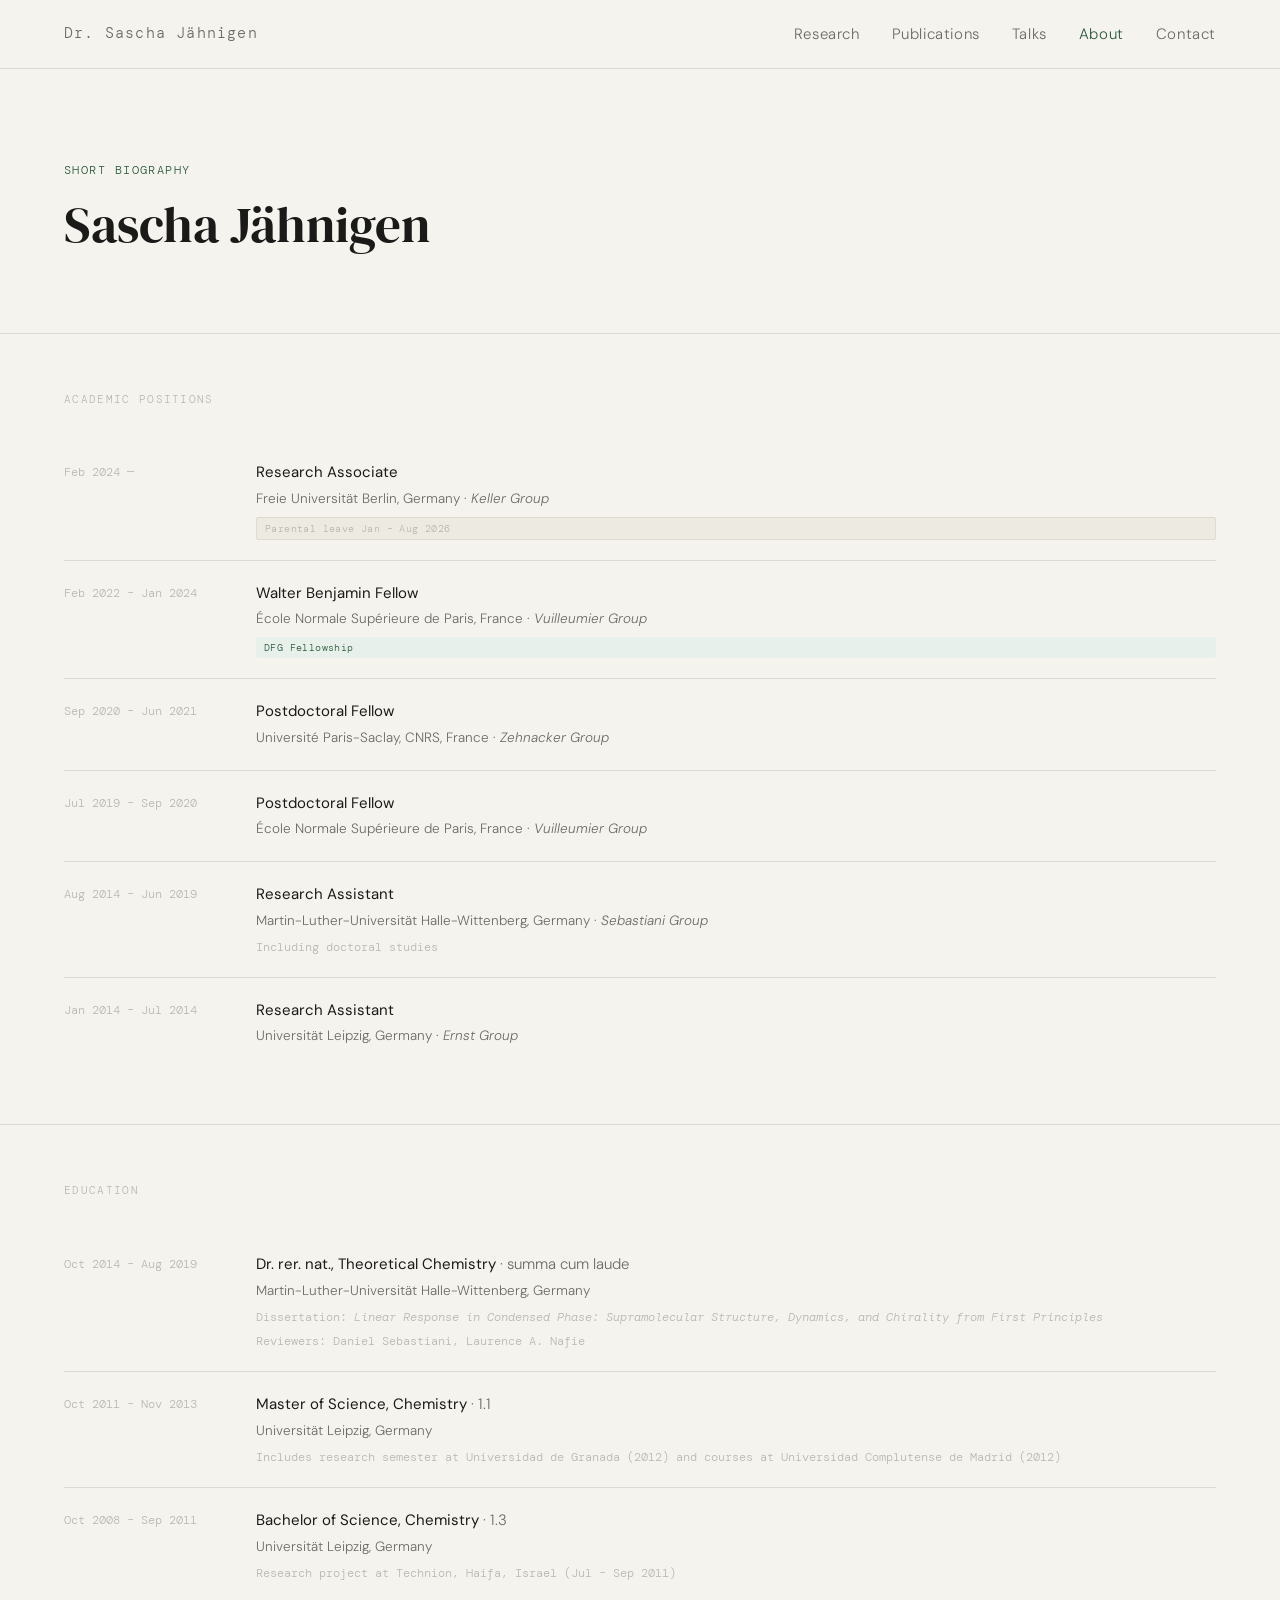
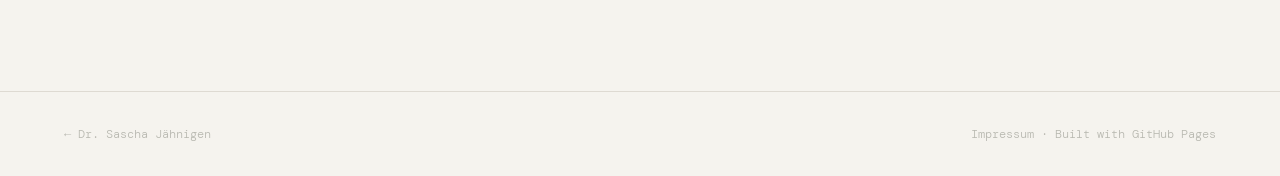
<file: about.html>
<!DOCTYPE html>
<html lang="en">
<head>
<meta charset="UTF-8">
<meta name="viewport" content="width=device-width, initial-scale=1.0">
<title>About — Dr. Sascha Jähnigen</title>
<link rel="preconnect" href="https://fonts.googleapis.com">
<link href="https://fonts.googleapis.com/css2?family=DM+Serif+Display:ital@0;1&family=DM+Mono:wght@300;400&family=DM+Sans:wght@300;400;500&display=swap" rel="stylesheet">
<link rel="stylesheet" href="style.css">
</head>
<body>

<nav>
  <a href="index.html" class="nav-name">Dr. Sascha Jähnigen</a>
  <button class="nav-burger" aria-label="Toggle menu" aria-expanded="false">
    <span></span>
    <span></span>
    <span></span>
  </button>
  <ul class="nav-links">
    <li><a href="index.html#research">Research</a></li>
    <li><a href="publications.html">Publications</a></li>
    <!-- <li><a href="index.html#projects">Projects</a></li> -->
    <li><a href="talks.html">Talks</a></li>
    <li><a href="about.html" class="active">About</a></li>
    <li><a href="index.html#contact">Contact</a></li>
  </ul>
</nav>

<!-- HEADER WITH BIO -->
<div class="page-header page-header--split">
  <div>
    <p class="page-tag">Short Biography</p>
    <h1 class="page-title">Sascha Jähnigen</h1>
  </div>
  <!-- <div> -->
    <!-- <p class="bio-text">
      I am a theoretical chemist working at the intersection of molecular simulation
      and chiroptical spectroscopy. My research focuses on chirality in condensed phase
      and solid-state systems — combining ab initio molecular dynamics with analytical
      spectroscopic theory, in particular Nuclear Velocity Perturbation Theory, to
      understand how chiral structure gives rise to measurable spectral signals.
    </p>
    <p class="bio-text" style="margin-top: 1rem;">
      After completing my doctorate at Martin-Luther-Universität Halle-Wittenberg
      (summa cum laude, 2019) I held postdoctoral positions at the École Normale
      Supérieure de Paris and Université Paris-Saclay, and a DFG Walter Benjamin
      Fellowship in Paris. I am currently a Research Associate in the
      <a href="https://www.bcp.fu-berlin.de/chemie/ag_keller" style="color:var(--accent); text-decoration:none; border-bottom:1px solid var(--accent-light);">Keller group</a>
      at Freie Universität Berlin.
    </p> -->
  <!-- </div> -->
</div>

<!-- POSITIONS -->
<div class="cv-section" id="positions">
  <p class="section-label">Academic Positions</p>
  <div class="timeline">

    <div class="tl-item">
      <span class="tl-date">Feb 2024 —</span>
      <div class="tl-body">
        <p class="tl-role">Research Associate</p>
        <p class="tl-place">Freie Universität Berlin, Germany · <em>Keller Group</em></p>
        <span class="tl-badge badge-leave">Parental leave Jan – Aug 2026</span>
      </div>
    </div>

    <div class="tl-item">
      <span class="tl-date">Feb 2022 – Jan 2024</span>
      <div class="tl-body">
        <p class="tl-role">Walter Benjamin Fellow</p>
        <p class="tl-place">École Normale Supérieure de Paris, France · <em>Vuilleumier Group</em></p>
        <span class="tl-badge badge-dfg">DFG Fellowship</span>
      </div>
    </div>

    <div class="tl-item">
      <span class="tl-date">Sep 2020 – Jun 2021</span>
      <div class="tl-body">
        <p class="tl-role">Postdoctoral Fellow</p>
        <p class="tl-place">Université Paris-Saclay, CNRS, France · <em>Zehnacker Group</em></p>
      </div>
    </div>

    <div class="tl-item">
      <span class="tl-date">Jul 2019 – Sep 2020</span>
      <div class="tl-body">
        <p class="tl-role">Postdoctoral Fellow</p>
        <p class="tl-place">École Normale Supérieure de Paris, France · <em>Vuilleumier Group</em></p>
      </div>
    </div>

    <div class="tl-item">
      <span class="tl-date">Aug 2014 – Jun 2019</span>
      <div class="tl-body">
        <p class="tl-role">Research Assistant</p>
        <p class="tl-place">Martin-Luther-Universität Halle-Wittenberg, Germany · <em>Sebastiani Group</em></p>
        <p class="tl-note">Including doctoral studies</p>
      </div>
    </div>

    <div class="tl-item">
      <span class="tl-date">Jan 2014 – Jul 2014</span>
      <div class="tl-body">
        <p class="tl-role">Research Assistant</p>
        <p class="tl-place">Universität Leipzig, Germany · <em>Ernst Group</em></p>
      </div>
    </div>

  </div>
</div>

<!-- EDUCATION -->
<div class="cv-section" id="education">
  <p class="section-label">Education</p>
  <div class="timeline">

    <div class="tl-item">
      <span class="tl-date">Oct 2014 – Aug 2019</span>
      <div class="tl-body">
        <p class="tl-role">Dr. rer. nat., Theoretical Chemistry <span style="font-weight:300; color:var(--ink-muted)">· summa cum laude</span></p>
        <p class="tl-place">Martin-Luther-Universität Halle-Wittenberg, Germany</p>
        <p class="tl-note">Dissertation: <em>Linear Response in Condensed Phase: Supramolecular Structure, Dynamics, and Chirality from First Principles</em></p>
        <p class="tl-note" style="margin-top:2px">Reviewers: Daniel Sebastiani, Laurence A. Nafie</p>
      </div>
    </div>

    <div class="tl-item">
      <span class="tl-date">Oct 2011 – Nov 2013</span>
      <div class="tl-body">
        <p class="tl-role">Master of Science, Chemistry <span style="font-weight:300; color:var(--ink-muted)">· 1.1</span></p>
        <p class="tl-place">Universität Leipzig, Germany</p>
        <p class="tl-note">Includes research semester at Universidad de Granada (2012) and courses at Universidad Complutense de Madrid (2012)</p>
      </div>
    </div>

    <div class="tl-item">
      <span class="tl-date">Oct 2008 – Sep 2011</span>
      <div class="tl-body">
        <p class="tl-role">Bachelor of Science, Chemistry <span style="font-weight:300; color:var(--ink-muted)">· 1.3</span></p>
        <p class="tl-place">Universität Leipzig, Germany</p>
        <p class="tl-note">Research project at Technion, Haifa, Israel (Jul – Sep 2011)</p>
      </div>
    </div>

  </div>
</div>



<footer>
  <span><a href="index.html" style="color:inherit; text-decoration:none;">← Dr. Sascha Jähnigen</a></span>
  <span>
    <a href="#" onclick="document.getElementById('impressum-modal').classList.add('open'); return false;" style="color: var(--ink-faint); text-decoration: none;">Impressum</a>
    · Built with GitHub Pages
  </span>
</footer>

<!-- IMPRESSUM MODAL -->
<div id="impressum-modal" class="impressum-overlay"
     onclick="if(event.target===this) this.classList.remove('open')">
  <div class="impressum-box">
    <button class="impressum-close"
            onclick="document.getElementById('impressum-modal').classList.remove('open')">
      × close
    </button>
    <h2 class="impressum-title">Impressum</h2>
    <div class="impressum-grid">
      <div>
        <!-- <p class="impressum-label">Angaben gemäß § 5 TMG</p> -->
        <p>Dr. Sascha Jähnigen</p>
        <p>Freie Universität Berlin</p>
        <p>Fachbereich Biologie, Chemie, Pharmazie</p>
        <p>Institut für Chemie und Biochemie</p>
        <p>Physikalische und Theoretische Chemie</p>
        <p>Arnimalle 22</p>
        <p>14195 Berlin</p>
        <p>Deutschland</p>
        <p style="margin-top: 1rem;">E-Mail: sascha.jaehnigen@fu-berlin.de</p>
      </div>
      <div>
        <p class="impressum-label">Haftungsausschluss</p>
        <p>Die Inhalte dieser Seite wurden mit größter Sorgfalt erstellt. Für die Richtigkeit, Vollständigkeit und Aktualität der Inhalte kann jedoch keine Gewähr übernommen werden.</p>
        <p style="margin-top: 0.75rem;">Für externe Links wird keine Haftung übernommen. Für den Inhalt der verlinkten Seiten sind ausschließlich deren Betreiber verantwortlich.</p>
      </div>
    </div>
  </div>
</div>

<script>
  document.addEventListener('keydown', e => {
    if (e.key === 'Escape') document.getElementById('impressum-modal').classList.remove('open');
  });

  // Hamburger menu
  const burger = document.querySelector('.nav-burger');
  const navEl  = document.querySelector('nav');
  if (burger) {
    burger.addEventListener('click', () => {
      const open = navEl.classList.toggle('nav-open');
      burger.setAttribute('aria-expanded', String(open));
    });
    document.querySelectorAll('.nav-links a').forEach(a => {
      a.addEventListener('click', () => {
        navEl.classList.remove('nav-open');
        burger.setAttribute('aria-expanded', 'false');
      });
    });
  }
</script>
</body>
</html>
</file>
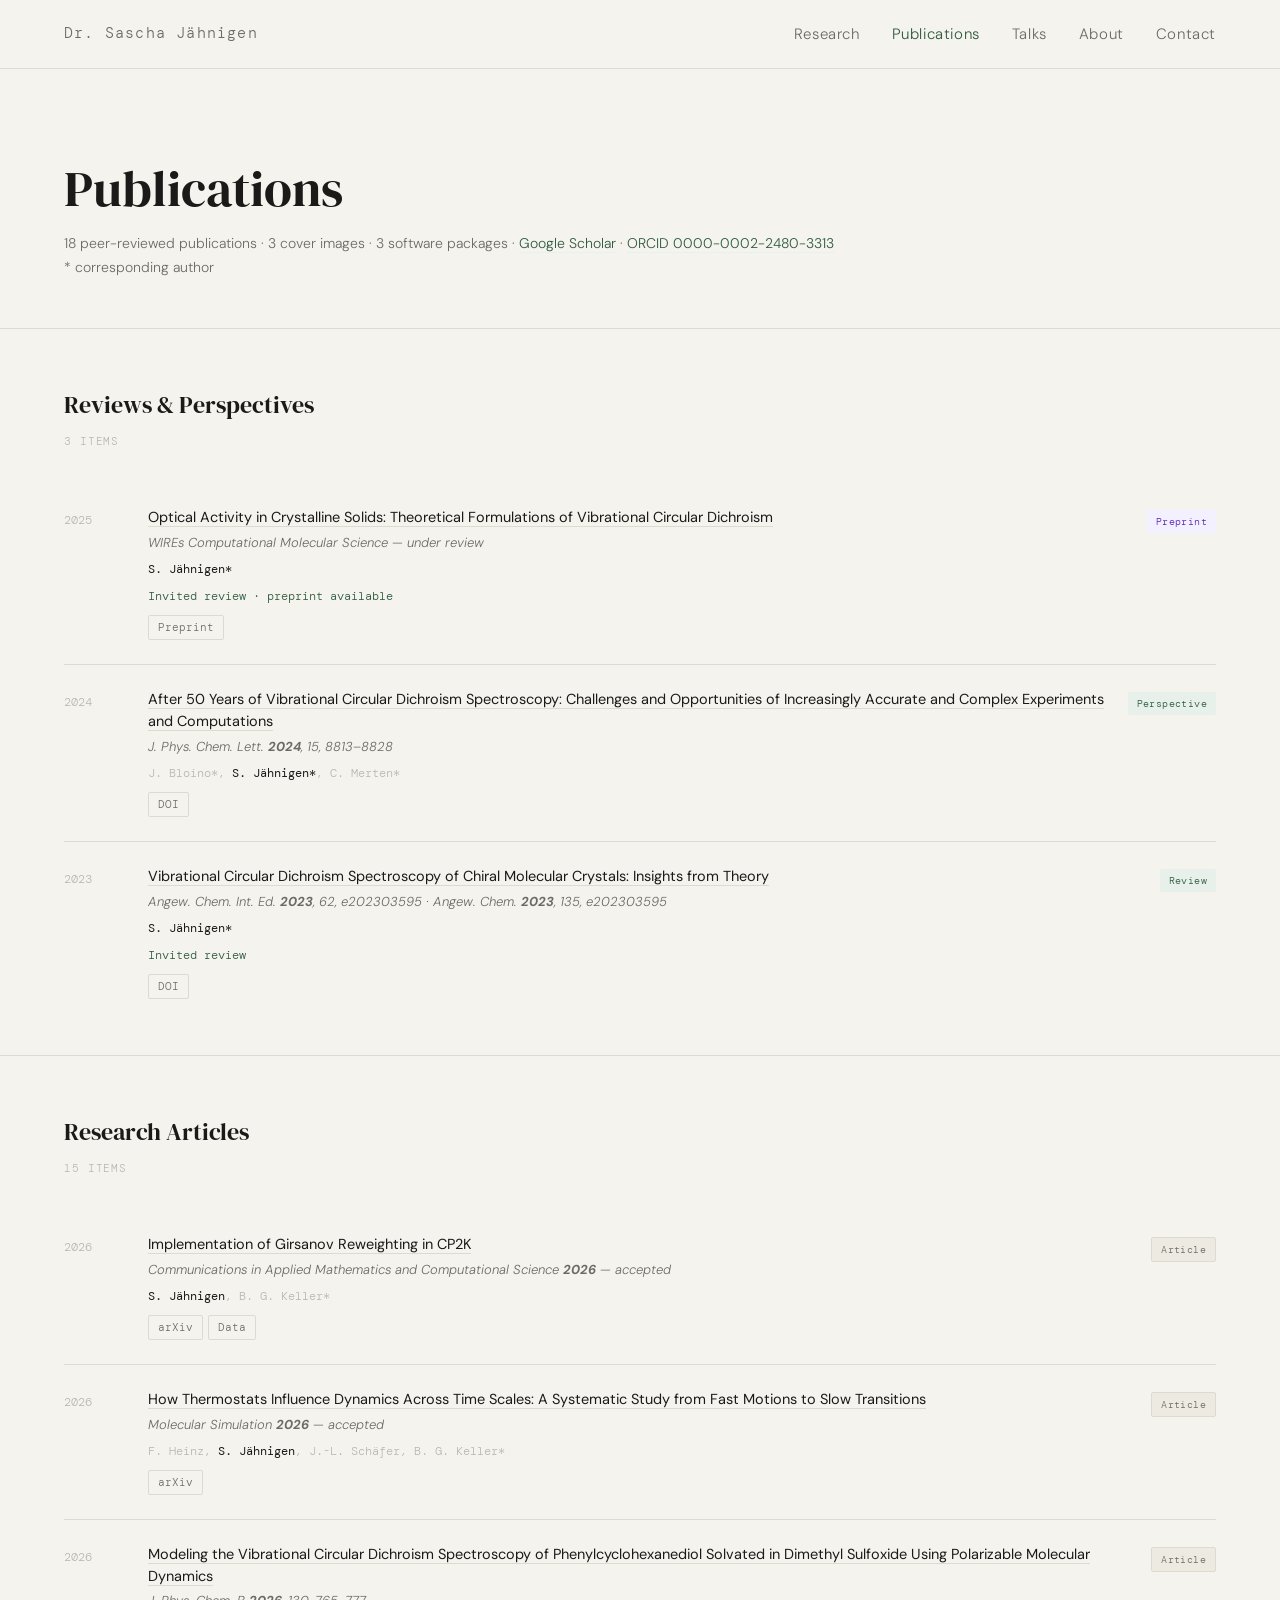
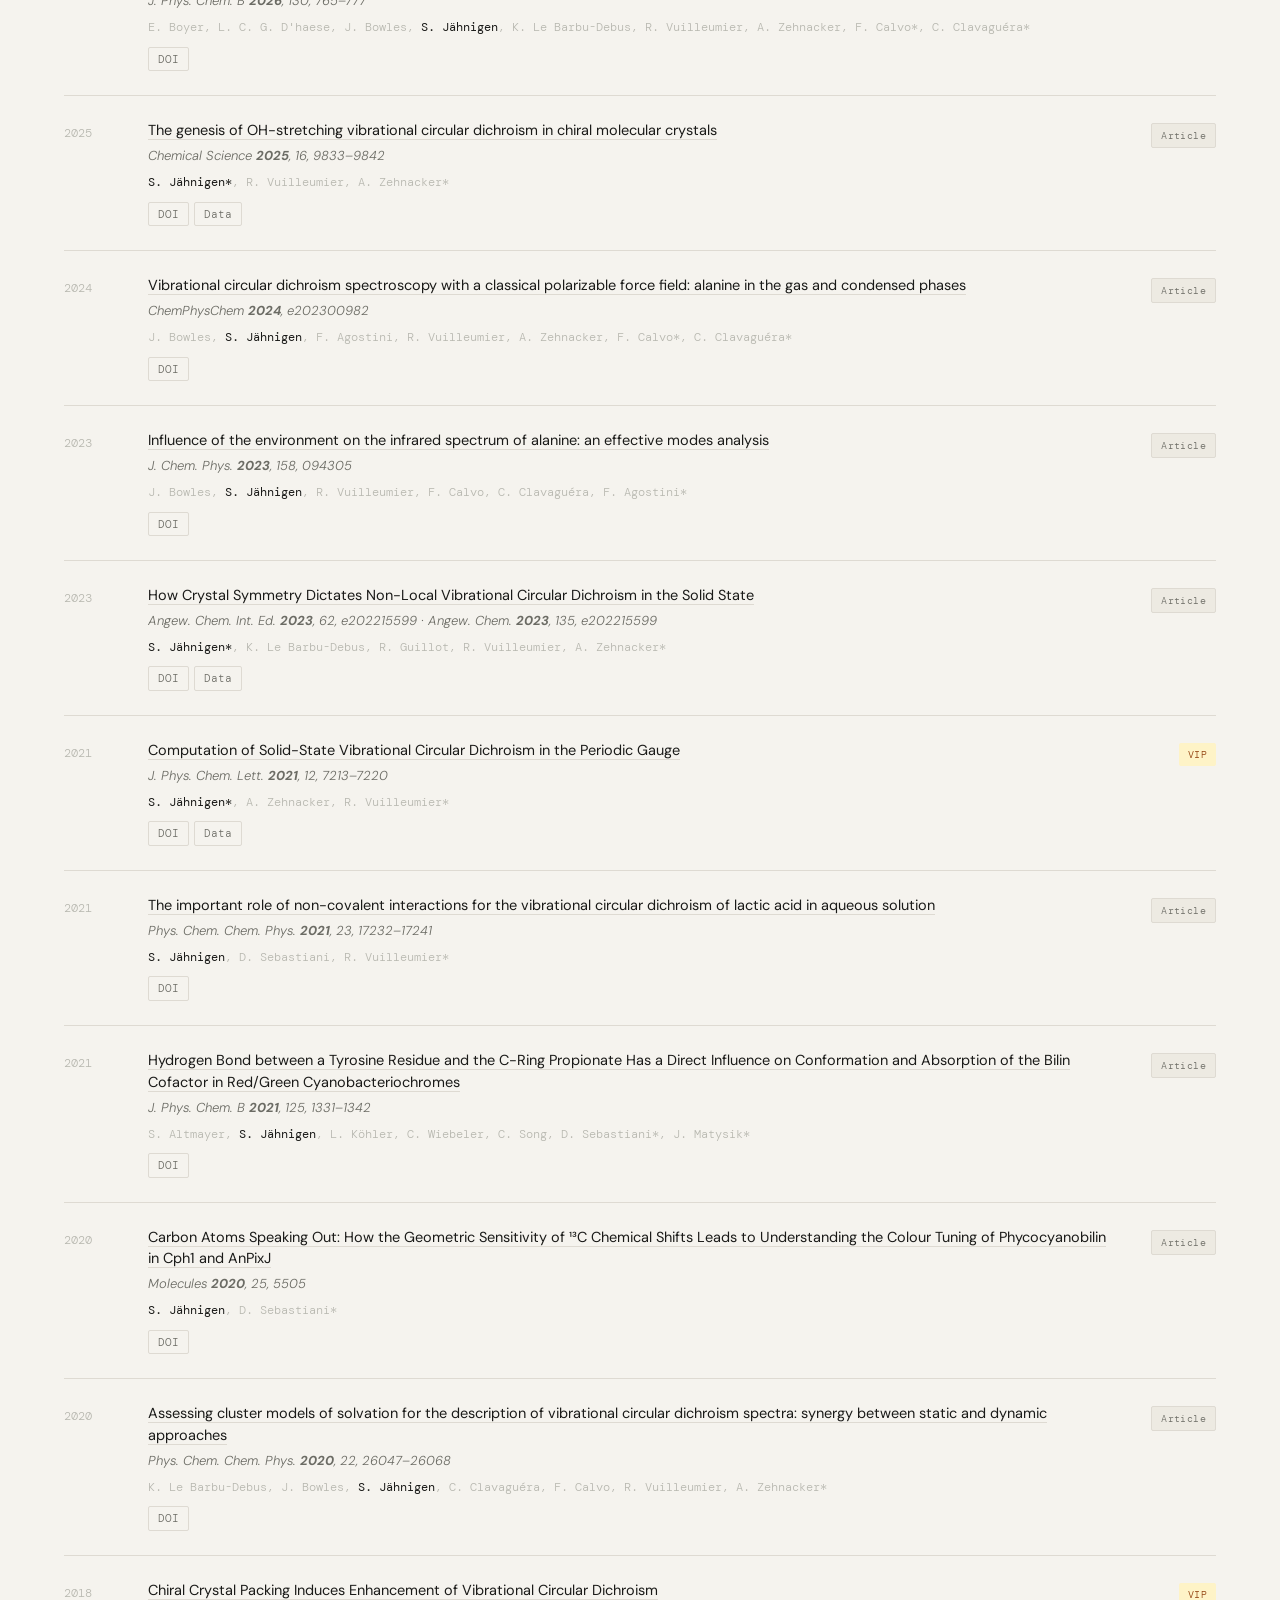
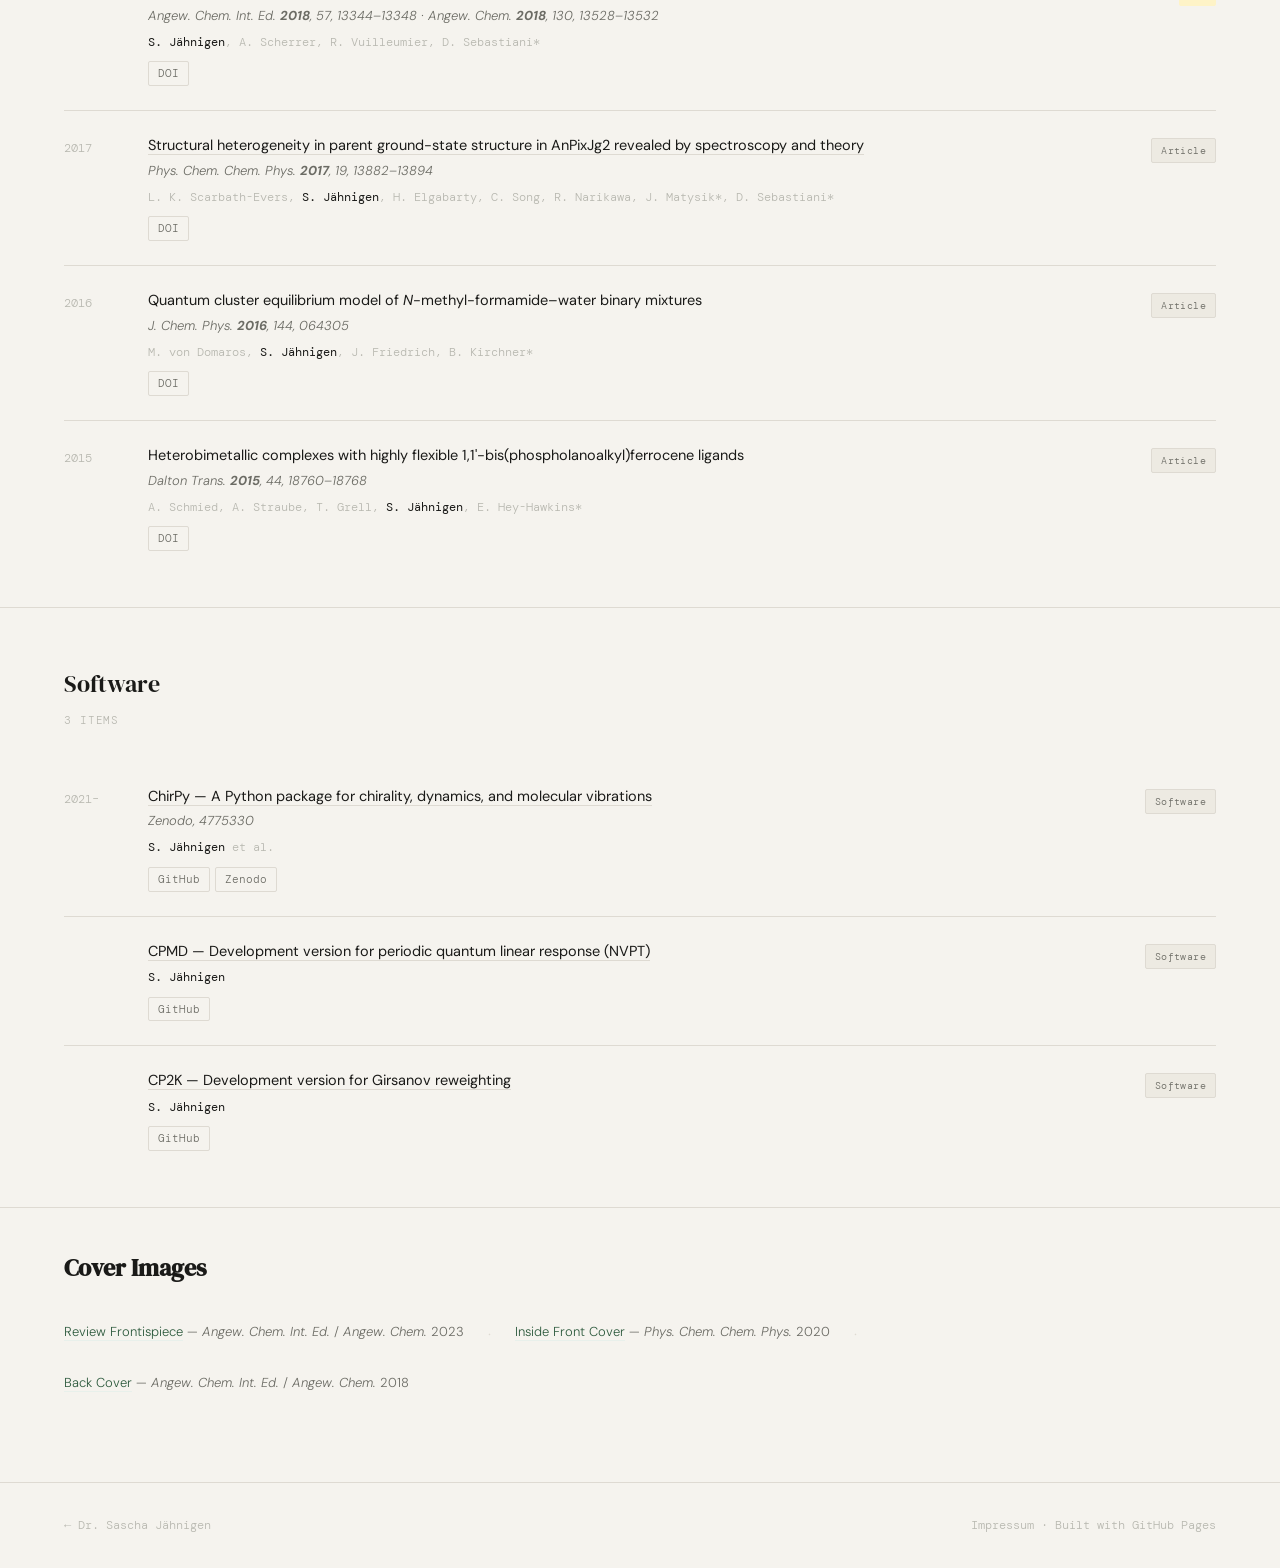
<file: publications.html>
<!DOCTYPE html>
<html lang="en">
<head>
<meta charset="UTF-8">
<meta name="viewport" content="width=device-width, initial-scale=1.0">
<title>Publications — Dr. Sascha Jähnigen</title>
<link rel="preconnect" href="https://fonts.googleapis.com">
<link href="https://fonts.googleapis.com/css2?family=DM+Serif+Display:ital@0;1&family=DM+Mono:wght@300;400&family=DM+Sans:wght@300;400;500&display=swap" rel="stylesheet">
<link rel="stylesheet" href="style.css">
</head>
<body>

<nav>
  <a href="index.html" class="nav-name">Dr. Sascha Jähnigen</a>
  <button class="nav-burger" aria-label="Toggle menu" aria-expanded="false">
    <span></span>
    <span></span>
    <span></span>
  </button>
  <ul class="nav-links">
    <li><a href="index.html#research">Research</a></li>
    <li><a href="publications.html" class="active">Publications</a></li>
    <!-- <li><a href="index.html#projects">Projects</a></li> -->
    <li><a href="talks.html">Talks</a></li>
    <li><a href="about.html">About</a></li>
    <li><a href="index.html#contact">Contact</a></li>
  </ul>
</nav>

<div class="page-header">
  <!-- <p class="page-tag">Complete List</p> -->
  <h1 class="page-title">Publications</h1>
  <p class="page-subtitle">
    18 peer-reviewed publications · 3 cover images · 3 software packages ·
    <a href="https://scholar.google.com/citations?user=HgN99WUAAAAJ">Google Scholar</a> ·
    <a href="https://orcid.org/0000-0002-2480-3313">ORCID 0000-0002-2480-3313</a>
    <br>* corresponding author
  </p>
</div>

<!-- REVIEWS -->
<div class="pub-group" id="reviews">
  <h2 class="group-title">Reviews &amp; Perspectives</h2>
  <p class="group-count">3 ITEMS</p>
  <div class="pub-list">

    <div class="pub-item">
      <span class="pub-year">2025</span>
      <div class="pub-body">
        <p class="pub-title">
          <a href="https://doi.org/10.26434/chemrxiv-2025-b07pl">Optical Activity in Crystalline Solids: Theoretical Formulations of Vibrational Circular Dichroism</a>
        </p>
        <p class="pub-journal"><em>WIREs Computational Molecular Science</em> — under review</p>
        <p class="pub-authors"><span class="pub-me">S. Jähnigen*</span></p>
        <p class="pub-note">Invited review · preprint available</p>
        <div class="pub-links">
          <a href="https://doi.org/10.26434/chemrxiv-2025-b07pl" class="pub-link">Preprint</a>
        </div>
      </div>
      <div class="pub-badge-col"><span class="badge badge-preprint">Preprint</span></div>
    </div>

    <div class="pub-item">
      <span class="pub-year">2024</span>
      <div class="pub-body">
        <p class="pub-title">
          <a href="https://doi.org/10.1021/acs.jpclett.4c01700">After 50 Years of Vibrational Circular Dichroism Spectroscopy: Challenges and Opportunities of Increasingly Accurate and Complex Experiments and Computations</a>
        </p>
        <p class="pub-journal"><em>J. Phys. Chem. Lett.</em> <strong>2024</strong>, <em>15</em>, 8813–8828</p>
        <p class="pub-authors">J. Bloino*, <span class="pub-me">S. Jähnigen*</span>, C. Merten*</p>
        <!-- <p class="pub-note">Corresponding author (theory, statistics, writing, visualization)</p> -->
        <div class="pub-links">
          <a href="https://doi.org/10.1021/acs.jpclett.4c01700" class="pub-link">DOI</a>
        </div>
      </div>
      <div class="pub-badge-col"><span class="badge badge-review">Perspective</span></div>
    </div>

    <div class="pub-item">
      <span class="pub-year">2023</span>
      <div class="pub-body">
        <p class="pub-title">
          <a href="https://doi.org/10.1002/anie.202303595">Vibrational Circular Dichroism Spectroscopy of Chiral Molecular Crystals: Insights from Theory</a>
        </p>
        <p class="pub-journal"><em>Angew. Chem. Int. Ed.</em> <strong>2023</strong>, <em>62</em>, e202303595 · <em>Angew. Chem.</em> <strong>2023</strong>, <em>135</em>, e202303595</p>
        <p class="pub-authors"><span class="pub-me">S. Jähnigen*</span></p>
        <p class="pub-note">Invited review</p>
        <div class="pub-links">
          <a href="https://doi.org/10.1002/anie.202303595" class="pub-link">DOI</a>
        </div>
      </div>
      <div class="pub-badge-col"><span class="badge badge-review">Review</span></div>
    </div>

  </div>
</div>

<!-- RESEARCH ARTICLES -->
<div class="pub-group" id="articles">
  <h2 class="group-title">Research Articles</h2>
  <p class="group-count">15 ITEMS</p>
  <div class="pub-list">

    <div class="pub-item">
      <span class="pub-year">2026</span>
      <div class="pub-body">
        <p class="pub-title">
          <a href="https://arxiv.org/abs/2601.05419">Implementation of Girsanov Reweighting in CP2K</a>
        </p>
        <p class="pub-journal"><em>Communications in Applied Mathematics and Computational Science</em> <strong>2026</strong> — accepted</p>
        <p class="pub-authors"><span class="pub-me">S. Jähnigen</span>, B. G. Keller*</p>
        <div class="pub-links">
          <a href="https://arxiv.org/abs/2601.05419" class="pub-link">arXiv</a>
          <a href="https://doi.org/10.5281/zenodo.17964423" class="pub-link">Data</a>
        </div>
      </div>
      <div class="pub-badge-col"><span class="badge badge-article">Article</span></div>
    </div>

    <div class="pub-item">
      <span class="pub-year">2026</span>
      <div class="pub-body">
        <p class="pub-title">
          <a href="https://arxiv.org/abs/2511.22631">How Thermostats Influence Dynamics Across Time Scales: A Systematic Study from Fast Motions to Slow Transitions</a>
        </p>
        <p class="pub-journal"><em>Molecular Simulation</em> <strong>2026</strong> — accepted</p>
        <p class="pub-authors">F. Heinz, <span class="pub-me">S. Jähnigen</span>, J.-L. Schäfer, B. G. Keller*</p>
        <div class="pub-links">
          <a href="https://arxiv.org/abs/2511.22631" class="pub-link">arXiv</a>
        </div>
      </div>
      <div class="pub-badge-col"><span class="badge badge-article">Article</span></div>
    </div>

    <div class="pub-item">
      <span class="pub-year">2026</span>
      <div class="pub-body">
        <p class="pub-title">
          <a href="https://doi.org/10.1021/acs.jpcb.5c05306">Modeling the Vibrational Circular Dichroism Spectroscopy of Phenylcyclohexanediol Solvated in Dimethyl Sulfoxide Using Polarizable Molecular Dynamics</a>
        </p>
        <p class="pub-journal"><em>J. Phys. Chem. B</em> <strong>2026</strong>, <em>130</em>, 765–777</p>
        <p class="pub-authors">E. Boyer, L. C. G. D'haese, J. Bowles, <span class="pub-me">S. Jähnigen</span>, K. Le Barbu-Debus, R. Vuilleumier, A. Zehnacker, F. Calvo*, C. Clavaguéra*</p>
        <div class="pub-links">
          <a href="https://doi.org/10.1021/acs.jpcb.5c05306" class="pub-link">DOI</a>
        </div>
      </div>
      <div class="pub-badge-col"><span class="badge badge-article">Article</span></div>
    </div>

    <div class="pub-item">
      <span class="pub-year">2025</span>
      <div class="pub-body">
        <p class="pub-title">
          <a href="https://doi.org/10.1039/D4SC08055F">The genesis of OH-stretching vibrational circular dichroism in chiral molecular crystals</a>
        </p>
        <p class="pub-journal"><em>Chemical Science</em> <strong>2025</strong>, <em>16</em>, 9833–9842</p>
        <p class="pub-authors"><span class="pub-me">S. Jähnigen*</span>, R. Vuilleumier, A. Zehnacker*</p>
        <!-- <p class="pub-note">Corresponding author (theory) · method, writing, data curation, visualization</p> -->
        <div class="pub-links">
          <a href="https://doi.org/10.1039/D4SC08055F" class="pub-link">DOI</a>
          <a href="https://doi.org/10.5281/zenodo.14222397" class="pub-link">Data</a>
        </div>
      </div>
      <div class="pub-badge-col"><span class="badge badge-article">Article</span></div>
    </div>

    <div class="pub-item">
      <span class="pub-year">2024</span>
      <div class="pub-body">
        <p class="pub-title">
          <a href="https://doi.org/10.1002/cphc.202300982">Vibrational circular dichroism spectroscopy with a classical polarizable force field: alanine in the gas and condensed phases</a>
        </p>
        <p class="pub-journal"><em>ChemPhysChem</em> <strong>2024</strong>, e202300982</p>
        <p class="pub-authors">J. Bowles, <span class="pub-me">S. Jähnigen</span>, F. Agostini, R. Vuilleumier, A. Zehnacker, F. Calvo*, C. Clavaguéra*</p>
        <div class="pub-links">
          <a href="https://doi.org/10.1002/cphc.202300982" class="pub-link">DOI</a>
        </div>
      </div>
      <div class="pub-badge-col"><span class="badge badge-article">Article</span></div>
    </div>

    <div class="pub-item">
      <span class="pub-year">2023</span>
      <div class="pub-body">
        <p class="pub-title">
          <a href="https://doi.org/10.1063/5.0135608">Influence of the environment on the infrared spectrum of alanine: an effective modes analysis</a>
        </p>
        <p class="pub-journal"><em>J. Chem. Phys.</em> <strong>2023</strong>, <em>158</em>, 094305</p>
        <p class="pub-authors">J. Bowles, <span class="pub-me">S. Jähnigen</span>, R. Vuilleumier, F. Calvo, C. Clavaguéra, F. Agostini*</p>
        <div class="pub-links">
          <a href="https://doi.org/10.1063/5.0135608" class="pub-link">DOI</a>
        </div>
      </div>
      <div class="pub-badge-col"><span class="badge badge-article">Article</span></div>
    </div>

    <div class="pub-item">
      <span class="pub-year">2023</span>
      <div class="pub-body">
        <p class="pub-title">
          <a href="https://doi.org/10.1002/anie.202215599">How Crystal Symmetry Dictates Non-Local Vibrational Circular Dichroism in the Solid State</a>
        </p>
        <p class="pub-journal"><em>Angew. Chem. Int. Ed.</em> <strong>2023</strong>, <em>62</em>, e202215599 · <em>Angew. Chem.</em> <strong>2023</strong>, <em>135</em>, e202215599</p>
        <p class="pub-authors"><span class="pub-me">S. Jähnigen*</span>, K. Le Barbu-Debus, R. Guillot, R. Vuilleumier, A. Zehnacker*</p>
        <!-- <p class="pub-note">Corresponding author (theory) · method, writing, data curation, visualization</p> -->
        <div class="pub-links">
          <a href="https://doi.org/10.1002/anie.202215599" class="pub-link">DOI</a>
          <a href="https://doi.org/10.5281/zenodo.7228748" class="pub-link">Data</a>
        </div>
      </div>
      <div class="pub-badge-col"><span class="badge badge-article">Article</span></div>
    </div>

    <div class="pub-item">
      <span class="pub-year">2021</span>
      <div class="pub-body">
        <p class="pub-title">
          <a href="https://doi.org/10.1021/acs.jpclett.1c01682">Computation of Solid-State Vibrational Circular Dichroism in the Periodic Gauge</a>
        </p>
        <p class="pub-journal"><em>J. Phys. Chem. Lett.</em> <strong>2021</strong>, <em>12</em>, 7213–7220</p>
        <p class="pub-authors"><span class="pub-me">S. Jähnigen*</span>, A. Zehnacker, R. Vuilleumier*</p>
        <!-- <p class="pub-note">Very Important Paper · shared corresponding author (theory)</p> -->
        <div class="pub-links">
          <a href="https://doi.org/10.1021/acs.jpclett.1c01682" class="pub-link">DOI</a>
          <a href="https://doi.org/10.5281/zenodo.4776907" class="pub-link">Data</a>
        </div>
      </div>
      <div class="pub-badge-col"><span class="badge badge-vip">VIP</span></div>
    </div>

    <div class="pub-item">
      <span class="pub-year">2021</span>
      <div class="pub-body">
        <p class="pub-title">
          <a href="https://doi.org/10.1039/D1CP03106F">The important role of non-covalent interactions for the vibrational circular dichroism of lactic acid in aqueous solution</a>
        </p>
        <p class="pub-journal"><em>Phys. Chem. Chem. Phys.</em> <strong>2021</strong>, <em>23</em>, 17232–17241</p>
        <p class="pub-authors"><span class="pub-me">S. Jähnigen</span>, D. Sebastiani, R. Vuilleumier*</p>
        <div class="pub-links">
          <a href="https://doi.org/10.1039/D1CP03106F" class="pub-link">DOI</a>
        </div>
      </div>
      <div class="pub-badge-col"><span class="badge badge-article">Article</span></div>
    </div>

    <div class="pub-item">
      <span class="pub-year">2021</span>
      <div class="pub-body">
        <p class="pub-title">
          <a href="https://doi.org/10.1021/acs.jpcb.0c08518">Hydrogen Bond between a Tyrosine Residue and the C-Ring Propionate Has a Direct Influence on Conformation and Absorption of the Bilin Cofactor in Red/Green Cyanobacteriochromes</a>
        </p>
        <p class="pub-journal"><em>J. Phys. Chem. B</em> <strong>2021</strong>, <em>125</em>, 1331–1342</p>
        <p class="pub-authors">S. Altmayer, <span class="pub-me">S. Jähnigen</span>, L. Köhler, C. Wiebeler, C. Song, D. Sebastiani*, J. Matysik*</p>
        <div class="pub-links">
          <a href="https://doi.org/10.1021/acs.jpcb.0c08518" class="pub-link">DOI</a>
        </div>
      </div>
      <div class="pub-badge-col"><span class="badge badge-article">Article</span></div>
    </div>

    <div class="pub-item">
      <span class="pub-year">2020</span>
      <div class="pub-body">
        <p class="pub-title">
          <a href="https://doi.org/10.3390/molecules25235505">Carbon Atoms Speaking Out: How the Geometric Sensitivity of ¹³C Chemical Shifts Leads to Understanding the Colour Tuning of Phycocyanobilin in Cph1 and AnPixJ</a>
        </p>
        <p class="pub-journal"><em>Molecules</em> <strong>2020</strong>, <em>25</em>, 5505</p>
        <p class="pub-authors"><span class="pub-me">S. Jähnigen</span>, D. Sebastiani*</p>
        <div class="pub-links">
          <a href="https://doi.org/10.3390/molecules25235505" class="pub-link">DOI</a>
        </div>
      </div>
      <div class="pub-badge-col"><span class="badge badge-article">Article</span></div>
    </div>

    <div class="pub-item">
      <span class="pub-year">2020</span>
      <div class="pub-body">
        <p class="pub-title">
          <a href="https://doi.org/10.1039/D0CP03869E">Assessing cluster models of solvation for the description of vibrational circular dichroism spectra: synergy between static and dynamic approaches</a>
        </p>
        <p class="pub-journal"><em>Phys. Chem. Chem. Phys.</em> <strong>2020</strong>, <em>22</em>, 26047–26068</p>
        <p class="pub-authors">K. Le Barbu-Debus, J. Bowles, <span class="pub-me">S. Jähnigen</span>, C. Clavaguéra, F. Calvo, R. Vuilleumier, A. Zehnacker*</p>
        <div class="pub-links">
          <a href="https://doi.org/10.1039/D0CP03869E" class="pub-link">DOI</a>
        </div>
      </div>
      <div class="pub-badge-col"><span class="badge badge-article">Article</span></div>
    </div>

    <div class="pub-item">
      <span class="pub-year">2018</span>
      <div class="pub-body">
        <p class="pub-title">
          <a href="https://doi.org/10.1002/anie.201805671">Chiral Crystal Packing Induces Enhancement of Vibrational Circular Dichroism</a>
        </p>
        <p class="pub-journal"><em>Angew. Chem. Int. Ed.</em> <strong>2018</strong>, <em>57</em>, 13344–13348 · <em>Angew. Chem.</em> <strong>2018</strong>, <em>130</em>, 13528–13532</p>
        <p class="pub-authors"><span class="pub-me">S. Jähnigen</span>, A. Scherrer, R. Vuilleumier, D. Sebastiani*</p>
        <!-- <p class="pub-note">Very Important Paper · original idea, method, writing, data curation, visualization</p> -->
        <div class="pub-links">
          <a href="https://doi.org/10.1002/anie.201805671" class="pub-link">DOI</a>
        </div>
      </div>
      <div class="pub-badge-col"><span class="badge badge-vip">VIP</span></div>
    </div>

    <div class="pub-item">
      <span class="pub-year">2017</span>
      <div class="pub-body">
        <p class="pub-title">
          <a href="https://doi.org/10.1039/C7CP01218G">Structural heterogeneity in parent ground-state structure in AnPixJg2 revealed by spectroscopy and theory</a>
        </p>
        <p class="pub-journal"><em>Phys. Chem. Chem. Phys.</em> <strong>2017</strong>, <em>19</em>, 13882–13894</p>
        <p class="pub-authors">L. K. Scarbath-Evers, <span class="pub-me">S. Jähnigen</span>, H. Elgabarty, C. Song, R. Narikawa, J. Matysik*, D. Sebastiani*</p>
        <div class="pub-links">
          <a href="https://doi.org/10.1039/C7CP01218G" class="pub-link">DOI</a>
        </div>
      </div>
      <div class="pub-badge-col"><span class="badge badge-article">Article</span></div>
    </div>

    <div class="pub-item">
      <span class="pub-year">2016</span>
      <div class="pub-body">
        <p class="pub-title">Quantum cluster equilibrium model of <em>N</em>-methyl-formamide–water binary mixtures</p>
        <p class="pub-journal"><em>J. Chem. Phys.</em> <strong>2016</strong>, <em>144</em>, 064305</p>
        <p class="pub-authors">M. von Domaros, <span class="pub-me">S. Jähnigen</span>, J. Friedrich, B. Kirchner*</p>
        <div class="pub-links">
          <a href="https://doi.org/10.1063/1.4941046" class="pub-link">DOI</a>
        </div>
      </div>
      <div class="pub-badge-col"><span class="badge badge-article">Article</span></div>
    </div>

    <div class="pub-item">
      <span class="pub-year">2015</span>
      <div class="pub-body">
        <p class="pub-title">Heterobimetallic complexes with highly flexible 1,1'-bis(phospholanoalkyl)ferrocene ligands</p>
        <p class="pub-journal"><em>Dalton Trans.</em> <strong>2015</strong>, <em>44</em>, 18760–18768</p>
        <p class="pub-authors">A. Schmied, A. Straube, T. Grell, <span class="pub-me">S. Jähnigen</span>, E. Hey-Hawkins*</p>
        <div class="pub-links">
          <a href="https://doi.org/10.1039/C5DT02906A" class="pub-link">DOI</a>
        </div>
      </div>
      <div class="pub-badge-col"><span class="badge badge-article">Article</span></div>
    </div>

  </div>
</div>

<!-- SOFTWARE -->
<div class="pub-group" id="software">
  <h2 class="group-title">Software</h2>
  <p class="group-count">3 ITEMS</p>
  <div class="pub-list">

    <div class="pub-item">
      <span class="pub-year">2021–</span>
      <div class="pub-body">
        <p class="pub-title">
          <a href="https://github.com/sjaehnigen/chirpy">ChirPy — A Python package for chirality, dynamics, and molecular vibrations</a>
        </p>
        <p class="pub-journal">Zenodo, 4775330</p>
        <p class="pub-authors"><span class="pub-me">S. Jähnigen</span> et al.</p>
        <div class="pub-links">
          <a href="https://github.com/sjaehnigen/chirpy" class="pub-link">GitHub</a>
          <a href="https://doi.org/10.5281/zenodo.4775330" class="pub-link">Zenodo</a>
        </div>
      </div>
      <div class="pub-badge-col"><span class="badge badge-software">Software</span></div>
    </div>

    <div class="pub-item">
      <span class="pub-year"></span>
      <div class="pub-body">
        <p class="pub-title">
          <a href="https://github.com/sjaehnigen/CPMD">CPMD — Development version for periodic quantum linear response (NVPT)</a>
        </p>
        <p class="pub-authors"><span class="pub-me">S. Jähnigen</span></p>
        <div class="pub-links">
          <a href="https://github.com/sjaehnigen/CPMD" class="pub-link">GitHub</a>
        </div>
      </div>
      <div class="pub-badge-col"><span class="badge badge-software">Software</span></div>
    </div>

    <div class="pub-item">
      <span class="pub-year"></span>
      <div class="pub-body">
        <p class="pub-title">
          <a href="https://github.com/sjaehnigen/CP2K">CP2K — Development version for Girsanov reweighting</a>
        </p>
        <p class="pub-authors"><span class="pub-me">S. Jähnigen</span></p>
        <div class="pub-links">
          <a href="https://github.com/sjaehnigen/CP2K" class="pub-link">GitHub</a>
        </div>
      </div>
      <div class="pub-badge-col"><span class="badge badge-software">Software</span></div>
    </div>

  </div>
</div>

<!-- COVER IMAGES -->
<div class="cover-list">
  <!-- <h2 class="group-title">Cover Images</h2> -->
  <strong style="font-family:var(--serif); font-size:1.5rem; letter-spacing:0.00em; color:var(--ink); display:block; width:100%; margin-bottom:0.5rem;">Cover Images</strong>
  <span class="cover-item">
    <a href="https://doi.org/10.1002/anie.202303595">Review Frontispiece</a> — <em>Angew. Chem. Int. Ed.</em> / <em>Angew. Chem.</em> 2023
  </span>
  <span style="color:var(--line)">·</span>
  <span class="cover-item">
    <a href="https://doi.org/10.1039/D0CP90261F">Inside Front Cover</a> — <em>Phys. Chem. Chem. Phys.</em> 2020
  </span>
  <span style="color:var(--line)">·</span>
  <span class="cover-item">
    <a href="https://doi.org/10.1002/anie.201809030">Back Cover</a> — <em>Angew. Chem. Int. Ed.</em> / <em>Angew. Chem.</em> 2018
  </span>
</div>

<footer>
  <span><a href="index.html" style="color:inherit; text-decoration:none;">← Dr. Sascha Jähnigen</a></span>
  <span>
    <a href="#" onclick="document.getElementById('impressum-modal').classList.add('open'); return false;" style="color: var(--ink-faint); text-decoration: none;">Impressum</a>
    · Built with GitHub Pages
  </span>
</footer>

<!-- IMPRESSUM MODAL -->
<div id="impressum-modal" class="impressum-overlay"
     onclick="if(event.target===this) this.classList.remove('open')">
  <div class="impressum-box">
    <button class="impressum-close"
            onclick="document.getElementById('impressum-modal').classList.remove('open')">
      × close
    </button>
    <h2 class="impressum-title">Impressum</h2>
    <div class="impressum-grid">
      <div>
        <!-- <p class="impressum-label">Angaben gemäß § 5 TMG</p> -->
        <p>Dr. Sascha Jähnigen</p>
        <p>Freie Universität Berlin</p>
        <p>Fachbereich Biologie, Chemie, Pharmazie</p>
        <p>Institut für Chemie und Biochemie</p>
        <p>Physikalische und Theoretische Chemie</p>
        <p>Arnimalle 22</p>
        <p>14195 Berlin</p>
        <p>Deutschland</p>
        <p style="margin-top: 1rem;">E-Mail: sascha.jaehnigen@fu-berlin.de</p>
      </div>
      <div>
        <p class="impressum-label">Haftungsausschluss</p>
        <p>Die Inhalte dieser Seite wurden mit größter Sorgfalt erstellt. Für die Richtigkeit, Vollständigkeit und Aktualität der Inhalte kann jedoch keine Gewähr übernommen werden.</p>
        <p style="margin-top: 0.75rem;">Für externe Links wird keine Haftung übernommen. Für den Inhalt der verlinkten Seiten sind ausschließlich deren Betreiber verantwortlich.</p>
      </div>
    </div>
  </div>
</div>

<script>
  document.addEventListener('keydown', e => {
    if (e.key === 'Escape') document.getElementById('impressum-modal').classList.remove('open');
  });

  // Hamburger menu
  const burger = document.querySelector('.nav-burger');
  const navEl  = document.querySelector('nav');
  if (burger) {
    burger.addEventListener('click', () => {
      const open = navEl.classList.toggle('nav-open');
      burger.setAttribute('aria-expanded', String(open));
    });
    document.querySelectorAll('.nav-links a').forEach(a => {
      a.addEventListener('click', () => {
        navEl.classList.remove('nav-open');
        burger.setAttribute('aria-expanded', 'false');
      });
    });
  }
</script>
</body>
</html>
</file>
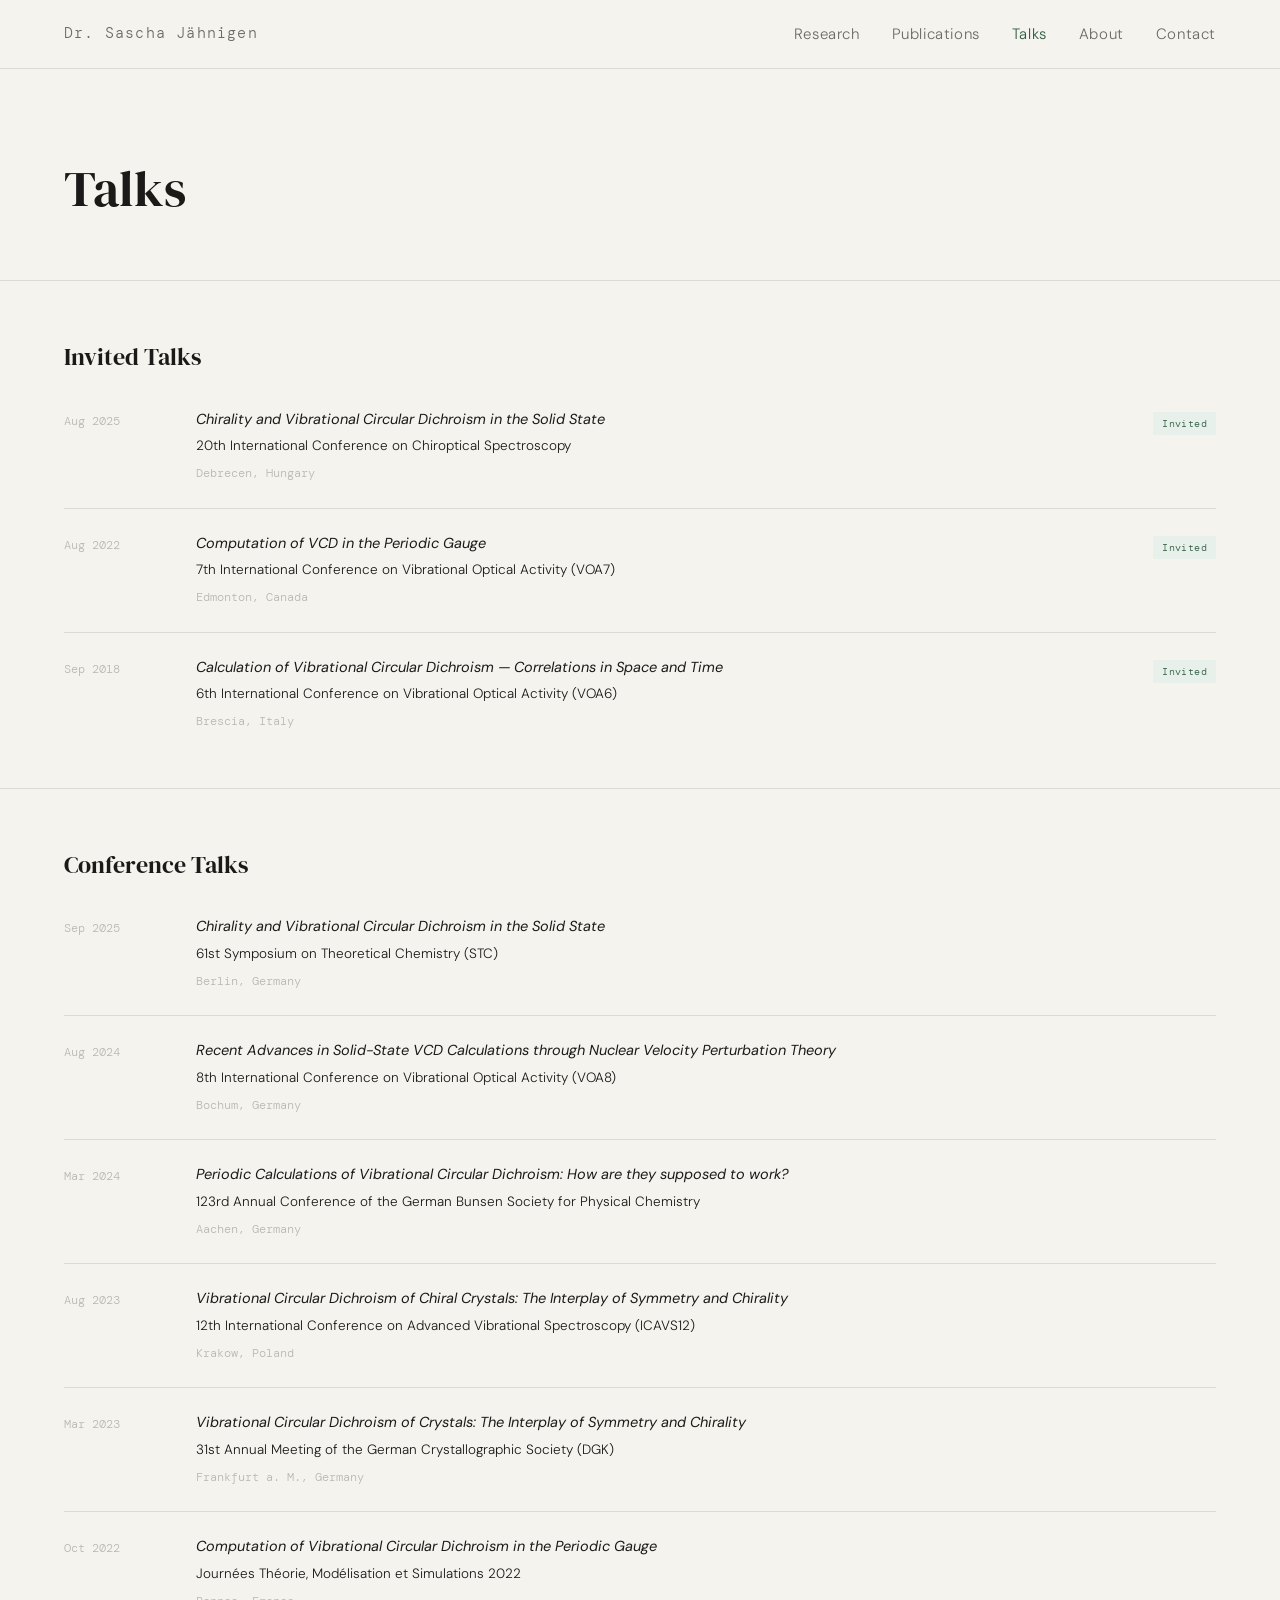
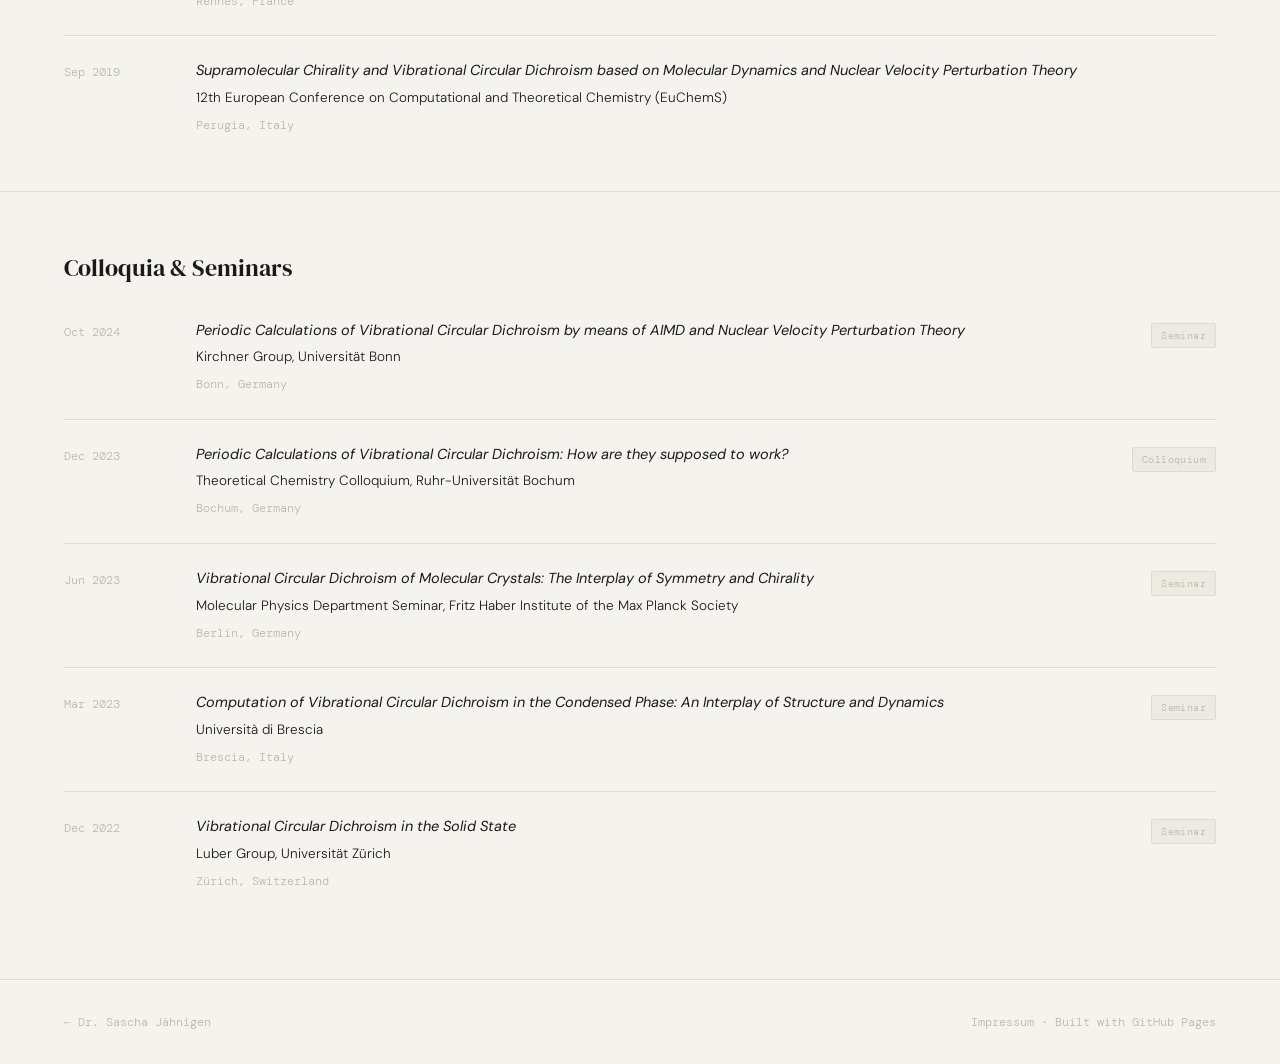
<file: talks.html>
<!DOCTYPE html>
<html lang="en">
<head>
<meta charset="UTF-8">
<meta name="viewport" content="width=device-width, initial-scale=1.0">
<title>Talks — Dr. Sascha Jähnigen</title>
<link rel="preconnect" href="https://fonts.googleapis.com">
<link href="https://fonts.googleapis.com/css2?family=DM+Serif+Display:ital@0;1&family=DM+Mono:wght@300;400&family=DM+Sans:wght@300;400;500&display=swap" rel="stylesheet">
<link rel="stylesheet" href="style.css">
</head>
<body>

<nav>
  <a href="index.html" class="nav-name">Dr. Sascha Jähnigen</a>
  <button class="nav-burger" aria-label="Toggle menu" aria-expanded="false">
    <span></span>
    <span></span>
    <span></span>
  </button>
  <ul class="nav-links">
    <li><a href="index.html#research">Research</a></li>
    <li><a href="publications.html" >Publications</a></li>
    <!-- <li><a href="index.html#projects">Projects</a></li> -->
    <li><a href="talks.html" class="active">Talks</a></li>
    <li><a href="about.html">About</a></li>
    <li><a href="index.html#contact">Contact</a></li>
  </ul>
</nav>

<div class="page-header">
  <!-- <p class="page-tag">Complete List</p> -->
  <h1 class="page-title">Talks</h1>
  <!-- <p class="page-subtitle">3 invited · 7 contributed · 5 colloquia &amp; seminars</p> -->
</div>

<!-- INVITED TALKS -->
<div class="talk-group" id="invited">
  <h2 class="group-title">Invited Talks</h2>
  <!-- <p class="group-count">3 ITEMS</p> -->
  <div class="talk-list">

    <div class="talk-item">
      <span class="talk-date">Aug 2025</span>
      <div class="talk-body">
        <p class="talk-title">Chirality and Vibrational Circular Dichroism in the Solid State</p>
        <p class="talk-venue">20th International Conference on Chiroptical Spectroscopy</p>
        <p class="talk-location">Debrecen, Hungary</p>
      </div>
      <div class="badge-col"><span class="badge badge-invited">Invited</span></div>
    </div>

    <div class="talk-item">
      <span class="talk-date">Aug 2022</span>
      <div class="talk-body">
        <p class="talk-title">Computation of VCD in the Periodic Gauge</p>
        <p class="talk-venue">7th International Conference on Vibrational Optical Activity (VOA7)</p>
        <p class="talk-location">Edmonton, Canada</p>
      </div>
      <div class="badge-col"><span class="badge badge-invited">Invited</span></div>
    </div>

    <div class="talk-item">
      <span class="talk-date">Sep 2018</span>
      <div class="talk-body">
        <p class="talk-title">Calculation of Vibrational Circular Dichroism — Correlations in Space and Time</p>
        <p class="talk-venue">6th International Conference on Vibrational Optical Activity (VOA6)</p>
        <p class="talk-location">Brescia, Italy</p>
      </div>
      <div class="badge-col"><span class="badge badge-invited">Invited</span></div>
    </div>

  </div>
</div>

<!-- CONFERENCE TALKS -->
<div class="talk-group" id="contributed">
  <h2 class="group-title">Conference Talks</h2>
  <!-- <p class="group-count">7 ITEMS</p> -->
  <div class="talk-list">

    <div class="talk-item">
      <span class="talk-date">Sep 2025</span>
      <div class="talk-body">
        <p class="talk-title">Chirality and Vibrational Circular Dichroism in the Solid State</p>
        <p class="talk-venue">61st Symposium on Theoretical Chemistry (STC)</p>
        <p class="talk-location">Berlin, Germany</p>
      </div>
      <!-- <div class="badge-col"><span class="badge badge-conf">Conference</span></div> -->
    </div>

    <div class="talk-item">
      <span class="talk-date">Aug 2024</span>
      <div class="talk-body">
        <p class="talk-title">Recent Advances in Solid-State VCD Calculations through Nuclear Velocity Perturbation Theory</p>
        <p class="talk-venue">8th International Conference on Vibrational Optical Activity (VOA8)</p>
        <p class="talk-location">Bochum, Germany</p>
      </div>
      <!-- <div class="badge-col"><span class="badge badge-conf">Conference</span></div> -->
    </div>

    <div class="talk-item">
      <span class="talk-date">Mar 2024</span>
      <div class="talk-body">
        <p class="talk-title">Periodic Calculations of Vibrational Circular Dichroism: How are they supposed to work?</p>
        <p class="talk-venue">123rd Annual Conference of the German Bunsen Society for Physical Chemistry</p>
        <p class="talk-location">Aachen, Germany</p>
      </div>
      <!-- <div class="badge-col"><span class="badge badge-conf">Conference</span></div> -->
    </div>

    <div class="talk-item">
      <span class="talk-date">Aug 2023</span>
      <div class="talk-body">
        <p class="talk-title">Vibrational Circular Dichroism of Chiral Crystals: The Interplay of Symmetry and Chirality</p>
        <p class="talk-venue">12th International Conference on Advanced Vibrational Spectroscopy (ICAVS12)</p>
        <p class="talk-location">Krakow, Poland</p>
      </div>
      <!-- <div class="badge-col"><span class="badge badge-conf">Conference</span></div> -->
    </div>

    <div class="talk-item">
      <span class="talk-date">Mar 2023</span>
      <div class="talk-body">
        <p class="talk-title">Vibrational Circular Dichroism of Crystals: The Interplay of Symmetry and Chirality</p>
        <p class="talk-venue">31st Annual Meeting of the German Crystallographic Society (DGK)</p>
        <p class="talk-location">Frankfurt a. M., Germany</p>
      </div>
      <!-- <div class="badge-col"><span class="badge badge-conf">Conference</span></div> -->
    </div>

    <div class="talk-item">
      <span class="talk-date">Oct 2022</span>
      <div class="talk-body">
        <p class="talk-title">Computation of Vibrational Circular Dichroism in the Periodic Gauge</p>
        <p class="talk-venue">Journées Théorie, Modélisation et Simulations 2022</p>
        <p class="talk-location">Rennes, France</p>
      </div>
      <!-- <div class="badge-col"><span class="badge badge-conf">Conference</span></div> -->
    </div>

    <div class="talk-item">
      <span class="talk-date">Sep 2019</span>
      <div class="talk-body">
        <p class="talk-title">Supramolecular Chirality and Vibrational Circular Dichroism based on Molecular Dynamics and Nuclear Velocity Perturbation Theory</p>
        <p class="talk-venue">12th European Conference on Computational and Theoretical Chemistry (EuChemS)</p>
        <p class="talk-location">Perugia, Italy</p>
      </div>
      <!-- <div class="badge-col"><span class="badge badge-conf">Conference</span></div> -->
    </div>

  </div>
</div>

<!-- COLLOQUIA & SEMINARS -->
<div class="talk-group" id="colloquia">
  <h2 class="group-title">Colloquia &amp; Seminars</h2>
  <!-- <p class="group-count">5 ITEMS</p> -->
  <div class="talk-list">

    <div class="talk-item">
      <span class="talk-date">Oct 2024</span>
      <div class="talk-body">
        <p class="talk-title">Periodic Calculations of Vibrational Circular Dichroism by means of AIMD and Nuclear Velocity Perturbation Theory</p>
        <p class="talk-venue">Kirchner Group, Universität Bonn</p>
        <p class="talk-location">Bonn, Germany</p>
      </div>
      <div class="badge-col"><span class="badge badge-colloquium">Seminar</span></div>
    </div>

    <div class="talk-item">
      <span class="talk-date">Dec 2023</span>
      <div class="talk-body">
        <p class="talk-title">Periodic Calculations of Vibrational Circular Dichroism: How are they supposed to work?</p>
        <p class="talk-venue">Theoretical Chemistry Colloquium, Ruhr-Universität Bochum</p>
        <p class="talk-location">Bochum, Germany</p>
      </div>
      <div class="badge-col"><span class="badge badge-colloquium">Colloquium</span></div>
    </div>

    <div class="talk-item">
      <span class="talk-date">Jun 2023</span>
      <div class="talk-body">
        <p class="talk-title">Vibrational Circular Dichroism of Molecular Crystals: The Interplay of Symmetry and Chirality</p>
        <p class="talk-venue">Molecular Physics Department Seminar, Fritz Haber Institute of the Max Planck Society</p>
        <p class="talk-location">Berlin, Germany</p>
      </div>
      <div class="badge-col"><span class="badge badge-colloquium">Seminar</span></div>
    </div>

    <div class="talk-item">
      <span class="talk-date">Mar 2023</span>
      <div class="talk-body">
        <p class="talk-title">Computation of Vibrational Circular Dichroism in the Condensed Phase: An Interplay of Structure and Dynamics</p>
        <p class="talk-venue">Università di Brescia</p>
        <p class="talk-location">Brescia, Italy</p>
      </div>
      <div class="badge-col"><span class="badge badge-colloquium">Seminar</span></div>
    </div>

    <div class="talk-item">
      <span class="talk-date">Dec 2022</span>
      <div class="talk-body">
        <p class="talk-title">Vibrational Circular Dichroism in the Solid State</p>
        <p class="talk-venue">Luber Group, Universität Zürich</p>
        <p class="talk-location">Zürich, Switzerland</p>
      </div>
      <div class="badge-col"><span class="badge badge-colloquium">Seminar</span></div>
    </div>

  </div>
</div>

<footer>
  <span><a href="index.html" style="color:inherit; text-decoration:none;">← Dr. Sascha Jähnigen</a></span>
  <span>
    <a href="#" onclick="document.getElementById('impressum-modal').classList.add('open'); return false;" style="color: var(--ink-faint); text-decoration: none;">Impressum</a>
    · Built with GitHub Pages
  </span>
</footer>

<!-- IMPRESSUM MODAL -->
<div id="impressum-modal" class="impressum-overlay"
     onclick="if(event.target===this) this.classList.remove('open')">
  <div class="impressum-box">
    <button class="impressum-close"
            onclick="document.getElementById('impressum-modal').classList.remove('open')">
      × close
    </button>
    <h2 class="impressum-title">Impressum</h2>
    <div class="impressum-grid">
      <div>
        <!-- <p class="impressum-label">Angaben gemäß § 5 TMG</p> -->
        <p>Dr. Sascha Jähnigen</p>
        <p>Freie Universität Berlin</p>
        <p>Fachbereich Biologie, Chemie, Pharmazie</p>
        <p>Institut für Chemie und Biochemie</p>
        <p>Physikalische und Theoretische Chemie</p>
        <p>Arnimalle 22</p>
        <p>14195 Berlin</p>
        <p>Deutschland</p>
        <p style="margin-top: 1rem;">E-Mail: sascha.jaehnigen@fu-berlin.de</p>
      </div>
      <div>
        <p class="impressum-label">Haftungsausschluss</p>
        <p>Die Inhalte dieser Seite wurden mit größter Sorgfalt erstellt. Für die Richtigkeit, Vollständigkeit und Aktualität der Inhalte kann jedoch keine Gewähr übernommen werden.</p>
        <p style="margin-top: 0.75rem;">Für externe Links wird keine Haftung übernommen. Für den Inhalt der verlinkten Seiten sind ausschließlich deren Betreiber verantwortlich.</p>
      </div>
    </div>
  </div>
</div>

<script>
  document.addEventListener('keydown', e => {
    if (e.key === 'Escape') document.getElementById('impressum-modal').classList.remove('open');
  });

  // Hamburger menu
  const burger = document.querySelector('.nav-burger');
  const navEl  = document.querySelector('nav');
  if (burger) {
    burger.addEventListener('click', () => {
      const open = navEl.classList.toggle('nav-open');
      burger.setAttribute('aria-expanded', String(open));
    });
    document.querySelectorAll('.nav-links a').forEach(a => {
      a.addEventListener('click', () => {
        navEl.classList.remove('nav-open');
        burger.setAttribute('aria-expanded', 'false');
      });
    });
  }
</script>
</body>
</html>
</file>
<file: style.css>
/* ============================================================
   style.css — sjaehnigen.github.io
   ============================================================ */

/* 1. RESET & VARIABLES
   ------------------------------------------------------------ */
*, *::before, *::after { box-sizing: border-box; margin: 0; padding: 0; }

:root {
  --ink:        #1a1a18;
  --ink-muted:  #6b6b64;
  --ink-faint:  #b8b8b0;
  --paper:      #f5f3ee;
  --paper-warm: #edeae2;
  --accent:     #2d5a3d;
  --accent-light:#e8f0eb;
  --line:       #dedad2;
  --serif: 'DM Serif Display', Georgia, serif;
  --sans:  'DM Sans', system-ui, sans-serif;
  --mono:  'DM Mono', monospace;
}

/* 2. BASE
   ------------------------------------------------------------ */
html { scroll-behavior: smooth; }

body {
  background: var(--paper);
  color: var(--ink);
  font-family: var(--sans);
  font-size: 16px;
  line-height: 1.7;
  font-weight: 300;
}

mark {
  background: none;
  color: inherit;
  padding: 0;
  font-family: var(--mono);
}

/* 3. NAVIGATION
   ------------------------------------------------------------ */
nav {
  position: fixed; top: 0; left: 0; right: 0; z-index: 100;
  display: flex; justify-content: space-between; align-items: center;
  padding: 1.25rem 4rem;
  background: rgba(245,243,238,0.88);
  backdrop-filter: blur(12px);
  border-bottom: 1px solid var(--line);
}
.nav-name {
  font-family: var(--mono); font-size: 15px;
  letter-spacing: 0.08em; color: var(--ink-muted);
  text-decoration: none;
}
.nav-links { display: flex; gap: 2rem; list-style: none; }
.nav-links a {
  font-size: 15px; color: var(--ink-muted);
  text-decoration: none; letter-spacing: 0.04em;
  transition: color 0.2s;
}
.nav-links a:hover,
.nav-links a.active { color: var(--accent); }

/* Hamburger button (hidden on desktop) */
.nav-burger {
  display: none;
  flex-direction: column;
  justify-content: center;
  align-items: center;
  gap: 5px;
  background: none;
  border: none;
  cursor: pointer;
  padding: 0.4rem;
  width: 36px;
  height: 36px;
  flex-shrink: 0;
}
.nav-burger span {
  display: block;
  width: 20px;
  height: 1.5px;
  background: var(--ink-muted);
  border-radius: 1px;
  transition: transform 0.25s ease, opacity 0.2s ease;
  transform-origin: center;
}
nav.nav-open .nav-burger span:nth-child(1) { transform: translateY(6.5px) rotate(45deg); }
nav.nav-open .nav-burger span:nth-child(2) { opacity: 0; transform: scaleX(0); }
nav.nav-open .nav-burger span:nth-child(3) { transform: translateY(-6.5px) rotate(-45deg); }

/* 4. BUTTONS
   ------------------------------------------------------------ */
.btn {
  display: inline-flex; align-items: center; gap: 0.5rem;
  padding: 0.7rem 1.5rem; border-radius: 2px;
  font-size: 13px; font-family: var(--mono); letter-spacing: 0.06em;
  text-decoration: none; transition: all 0.2s; cursor: pointer;
  border: 1.5px solid transparent;
}
.btn-primary { background: var(--accent); color: #fff; border-color: var(--accent); }
.btn-primary:hover { background: #1e3d2a; border-color: #1e3d2a; }
.btn-outline { background: transparent; color: var(--ink); border-color: var(--line); }
.btn-outline:hover { border-color: var(--ink-muted); }

/* 5. HERO  (index.html only)
   ------------------------------------------------------------ */
.hero {
  min-height: 100vh;
  display: grid; grid-template-columns: 1fr;
  padding-top: 80px;
}
.hero-profile {
  padding: 8rem 4rem 4rem;
  display: flex; flex-direction: column; justify-content: center; align-items: center;
}
.hero-tag {
  font-family: var(--mono); font-size: 12px; letter-spacing: 0.12em;
  color: var(--accent); text-transform: uppercase;
  margin-bottom: 1.5rem;
}
.hero-avatar {
  display: flex; position: relative; justify-content: center; align-items: center;
  margin-bottom: 1.5rem;
}
.hero-name {
  font-family: var(--serif); font-size: 27px;
  line-height: 1.1; font-weight: 400;
  margin-bottom: 1rem;
}
.hero-name em { font-style: italic; color: var(--ink-muted); }
.hero-bio {
  font-size: 17px; color: var(--ink-muted); max-width: 480px;
  line-height: 1.75; margin-bottom: 2.5rem;
  text-align: center;
}
.hero-actions { display: flex; gap: 1rem; flex-wrap: wrap; }

.hero-highlights {
  background: var(--paper-warm);
  border-top: 1px solid var(--line);
  display: flex; flex-direction: column;
  align-items: stretch; justify-content: center;
  padding: 2rem 4rem 3rem;
  position: relative; overflow: hidden;
}

.hero-highlights::after {
  content: "";
  position: absolute;
  bottom: 4rem;
  left: 0;
  right: 0;
  height: 80px;
  background: linear-gradient(to bottom, transparent, var(--paper-warm));
  pointer-events: none;
}

.hero-highlights.expanded::after {
  display: none;
}

.avatar-placeholder {
  width: 200px; height: 200px; border-radius: 50%;
  background: var(--line);
  display: flex; align-items: center; justify-content: center;
  font-family: var(--serif); font-size: 3rem; color: var(--ink-faint);
  position: relative;
}
.avatar-ring {
  position: absolute; width: 230px; height: 230px; border-radius: 50%;
  border: 1px dashed var(--line);
}

/* highlights */
.highlights-title { font-family: var(--mono); color: var(--accent); font-size: 1.2rem; letter-spacing: 0.12em; font-weight: 100; text-transform: uppercase;}
  /* margin-bottom: 1.5rem; */

.highlights-grid {
  width: 100%;
  padding: 0.5rem;
  display: grid;
  grid-template-columns: repeat(auto-fit, minmax(280px, 1fr));
  grid-auto-rows: 300px;
  gap: 1rem;
  max-height: calc(360px + 2rem);
  overflow: hidden;
  transition: max-height 0.4s ease;
}

.highlights-grid.expanded {
  max-height: 2000px;     /* large enough for all cards */
}

.highlights-toggle {
  font-family: var(--mono);
  font-size: 11px;
  color: var(--ink-muted);
  letter-spacing: 0.08em;
  cursor: pointer;
  text-align: center;
  margin-top: 0.5rem;
}

.highlight-card {
  background: var(--paper);
  border: 1px solid var(--line); border-radius: 2px;
  display: flex; 
  flex-direction: column; 
  overflow: hidden;
  align-items: center;
}
.highlight-num {
  flex: 1; min-height: 0;
}
.highlight-num img {
  width: 100%;
  height: 100%;
  object-fit: contain; 
  display: block;
  padding: 0.5rem;
}
.highlight-label {
  font-family: var(--sans); font-size: 13px; color: var(--ink-muted); line-height: 1.2;
  padding: 0.4rem 0.75rem;
  flex-shrink: 0;
  height: 6rem;
}

.orcid-link-icon img{
  width: 18px;
  height: 18px;
  vertical-align: middle;
}

.scholar-link-icon img {
  width: 16px;
  height: 16px;
  /* vertical-align: middle; */
  filter: brightness(0) opacity(55%);
}


/* 6. SECTIONS  (index.html only)
   ------------------------------------------------------------ */
section { padding: 6rem 4rem; }
section + section { border-top: 1px solid var(--line); }
.section-header { display: flex; align-items: baseline; gap: 1.5rem; margin-bottom: 3.5rem; }
.section-num  { font-family: var(--mono); font-size: 12px; color: var(--ink-faint); }
.section-title { font-family: var(--serif); font-size: 2.2rem; font-weight: 400; }
.section-line  { flex: 1; height: 1px; background: var(--line); }

/* 7. RESEARCH AREA CARDS  (index.html)
   ------------------------------------------------------------ */
.areas-grid { display: grid; grid-template-columns: repeat(4, 1fr); gap: 1.5rem; }
.area-card {
  padding: 2rem; border: 1px solid var(--line); border-radius: 2px;
  background: var(--paper-warm);
  transition: border-color 0.2s, transform 0.2s;
}
.area-card:hover { border-color: var(--accent); transform: translateY(-2px); }
.area-icon  { font-size: 1.75rem; margin-bottom: 1rem; }
.area-icon  img {  height: 10rem; object-fit: cover; display: block; padding: 1rem;}
.area-name  { font-family: var(--serif); font-size: 1.3rem; margin-bottom: 0.5rem; }
.area-desc  { font-size: 15px; color: var(--ink-muted); line-height: 1.6; }


/* 9. CONTACT  (index.html)
   ------------------------------------------------------------ */
.contact-grid { display: grid; grid-template-columns: 1fr 1fr; gap: 4rem; }
.contact-text  { font-size: 15px; color: var(--ink-muted); line-height: 1.8; }
.contact-links { display: flex; flex-direction: column; gap: 1rem; }
.contact-link {
  display: flex; align-items: center; gap: 1rem;
  padding: 1rem 1.25rem; border: 1px solid var(--line);
  text-decoration: none; color: var(--ink); border-radius: 2px;
  transition: border-color 0.2s, background 0.2s;
  font-size: 14px;
}
.contact-link:hover { background: var(--paper-warm); border-color: var(--ink-muted); }
.contact-link-icon  { color: var(--ink-muted); font-size: 18px; }
.contact-link-label { color: var(--ink-muted); font-family: var(--mono); font-size: 12px; display: block; }

/* 10. FADE-IN ANIMATION  (index.html)
   ------------------------------------------------------------ */
.fade-in { opacity: 0; transform: translateY(20px); transition: opacity 0.6s ease, transform 0.6s ease; }
.fade-in.visible { opacity: 1; transform: translateY(0); }

/* 11. PAGE HEADER  (subpages)
   ------------------------------------------------------------ */
.page-header { padding: 10rem 4rem 3rem; border-bottom: 1px solid var(--line); }
.page-header--split {
  /* about.html two-column variant */
  padding: 10rem 4rem 4rem;
  display: grid; grid-template-columns: 1fr 1fr; gap: 4rem; align-items: end;
}
.page-tag {
  font-family: var(--mono); font-size: 12px; letter-spacing: 0.12em;
  color: var(--accent); text-transform: uppercase; margin-bottom: 1rem;
}
.page-title {
  font-family: var(--serif); font-size: clamp(2.2rem, 4vw, 3.5rem);
  font-weight: 400; line-height: 1.1; margin-bottom: 1rem;
}
.page-subtitle { font-size: 14px; color: var(--ink-muted); }
.page-subtitle a { color: var(--accent); text-decoration: none; border-bottom: 1px solid var(--accent-light); }
.page-subtitle a:hover { border-color: var(--accent); }

/* 12. GROUP HEADERS  (publications, talks)
   ------------------------------------------------------------ */
.group-title { font-family: var(--serif); font-size: 1.5rem; font-weight: 400; margin-bottom: 0.4rem; }
.group-count  { font-family: var(--mono); font-size: 11px; color: var(--ink-faint); letter-spacing: 0.08em; margin-bottom: 2rem; }

/* 13. PUBLICATIONS  (publications.html)
   ------------------------------------------------------------ */
.pub-group { padding: 3.5rem 4rem 0; }
.pub-group + .pub-group { border-top: 1px solid var(--line); }

.pub-list { display: flex; flex-direction: column; }

/* Compact variant used on index.html */
.pub-item {
  display: grid; grid-template-columns: 56px 1fr 80px;
  gap: 1.75rem; align-items: start;
  padding: 1.5rem 0; border-bottom: 1px solid var(--line);
}
.pub-item:last-child { border-bottom: none; padding-bottom: 3.5rem; }
.pub-year   { font-family: var(--mono); font-size: 12px; color: var(--ink-faint); padding-top: 3px; }
.pub-body   { display: flex; flex-direction: column; gap: 3px; }
.pub-title  { font-size: 14.5px; font-weight: 400; line-height: 1.5; color: var(--ink); }
.pub-title a { color: inherit; text-decoration: none; border-bottom: 1px solid var(--line); transition: border-color 0.2s; }
.pub-title a:hover { border-color: var(--accent); }
.pub-journal  { font-size: 13px; color: var(--ink-muted); font-style: italic; }
.pub-authors  { font-size: 12px; color: var(--ink-faint); font-family: var(--mono); margin-top: 2px; }
.pub-me       { color: var(--ink); font-weight: 400; }
.pub-note     { font-size: 12px; color: var(--accent); font-family: var(--mono); margin-top: 4px; }
.pub-links    { display: flex; gap: 5px; margin-top: 6px; flex-wrap: wrap; }
.pub-link {
  font-family: var(--mono); font-size: 11px; padding: 2px 9px;
  border: 1px solid var(--line); border-radius: 2px;
  color: var(--ink-muted); text-decoration: none;
  transition: border-color 0.15s, color 0.15s;
}
.pub-link:hover { border-color: var(--accent); color: var(--accent); }
.pub-badge-col { display: flex; justify-content: flex-end; padding-top: 3px; }
.pub-meta { font-size: 13px; color: var(--ink-muted); font-style: italic; }

/* Simple badge used on index.html selected publications */
.pub-badge {
  font-family: var(--mono); font-size: 11px; padding: 3px 8px;
  background: var(--accent-light); color: var(--accent);
  border-radius: 2px; white-space: nowrap; align-self: center;
}

/* Full badge system used on publications.html */
.badge {
  font-family: var(--mono); font-size: 10px; padding: 3px 9px;
  border-radius: 2px; white-space: nowrap; text-align: center;
  letter-spacing: 0.04em;
}
.badge-review   { background: var(--accent-light); color: var(--accent); }
.badge-vip      { background: #fef3c7; color: #92400e; }
.badge-article  { background: var(--paper-warm); color: var(--ink-muted); border: 1px solid var(--line); }
.badge-preprint { background: #f3f0ff; color: #5b21b6; }
.badge-software { background: var(--paper-warm); color: var(--ink-muted); border: 1px solid var(--line); }
.badge-invited  { background: var(--accent-light); color: var(--accent); }
.badge-conf     { background: var(--paper-warm); color: var(--ink-muted); border: 1px solid var(--line); }
.badge-colloquium { background: var(--paper-warm); color: var(--ink-faint); border: 1px solid var(--line); }

.cover-list { padding: 2.5rem 4rem 3.5rem; display: flex; gap: 1.5rem; flex-wrap: wrap; border-top: 1px solid var(--line); }
.cover-item { font-size: 13px; color: var(--ink-muted); }
.cover-item a { color: var(--accent); text-decoration: none; border-bottom: 1px solid var(--accent-light); }
.cover-item a:hover { border-color: var(--accent); }

/* 14. TALKS  (talks.html)
   ------------------------------------------------------------ */
.talk-group { padding: 3.5rem 4rem 0; }
.talk-group + .talk-group { border-top: 1px solid var(--line); }

.talk-list { display: flex; flex-direction: column; }
.talk-item {
  display: grid; grid-template-columns: 100px 1fr 90px;
  gap: 2rem; align-items: start;
  padding: 1.5rem 0; border-bottom: 1px solid var(--line);
}
.talk-item:last-child { border-bottom: none; padding-bottom: 3.5rem; }
.talk-date     { font-family: var(--mono); font-size: 12px; color: var(--ink-faint); padding-top: 3px; line-height: 1.6; }
.talk-body     { display: flex; flex-direction: column; gap: 3px; }
.talk-title    { font-size: 14.5px; font-weight: 400; line-height: 1.5; font-style: italic; color: var(--ink); }
.talk-venue    { font-size: 13.5px; color: var(--ink); font-weight: 300; margin-top: 2px; }
.talk-location { font-size: 12px; color: var(--ink-faint); font-family: var(--mono); margin-top: 2px; }
.badge-col     { display: flex; justify-content: flex-end; padding-top: 3px; }

/* 15. ABOUT — BIO, TIMELINE, TWO-COL  (about.html)
   ------------------------------------------------------------ */
.bio-text { font-size: 15px; color: var(--ink-muted); line-height: 1.85; }

.cv-section { padding: 3.5rem 4rem 0; }
.cv-section + .cv-section { border-top: 1px solid var(--line); }
.section-label {
  font-family: var(--mono); font-size: 11px; letter-spacing: 0.12em;
  text-transform: uppercase; color: var(--ink-faint); margin-bottom: 2rem;
}

.timeline { display: flex; flex-direction: column; padding-bottom: 3.5rem; }
.tl-item {
  display: grid; grid-template-columns: 160px 1fr;
  gap: 2rem; padding: 1.25rem 0; border-bottom: 1px solid var(--line);
}
.tl-item:last-child { border-bottom: none; }
.tl-date  { font-family: var(--mono); font-size: 12px; color: var(--ink-faint); padding-top: 3px; line-height: 1.6; }
.tl-body  { display: flex; flex-direction: column; gap: 2px; }
.tl-role  { font-size: 15px; font-weight: 400; color: var(--ink); }
.tl-place { font-size: 13.5px; color: var(--ink-muted); }
.tl-note  { font-size: 12px; color: var(--ink-faint); font-family: var(--mono); margin-top: 2px; }
.tl-badge {
  display: inline-block; margin-top: 4px;
  font-family: var(--mono); font-size: 10px; padding: 2px 8px;
  border-radius: 2px; letter-spacing: 0.04em;
}
.badge-dfg   { background: var(--accent-light); color: var(--accent); }
.badge-leave { background: var(--paper-warm); color: var(--ink-faint); border: 1px solid var(--line); }
.badge-prize { background: #fef3c7; color: #92400e; }

.two-col { display: grid; grid-template-columns: 1fr 1fr; gap: 0; padding-bottom: 3.5rem; }
.two-col > div + div { border-left: 1px solid var(--line); padding-left: 3rem; }
.col-label {
  font-family: var(--mono); font-size: 11px; letter-spacing: 0.12em;
  text-transform: uppercase; color: var(--ink-faint); margin-bottom: 1.5rem;
}
.item-list  { display: flex; flex-direction: column; gap: 1.1rem; }
.item-entry { display: grid; grid-template-columns: 60px 1fr; gap: 1rem; align-items: start; }
.item-year  { font-family: var(--mono); font-size: 12px; color: var(--ink-faint); padding-top: 2px; }
.item-title { font-size: 14px; color: var(--ink); line-height: 1.5; }
.item-sub   { font-size: 12px; color: var(--ink-muted); font-style: italic; margin-top: 1px; }

/* 16. FOOTER
   ------------------------------------------------------------ */
footer {
  padding: 2rem 4rem; border-top: 1px solid var(--line);
  display: flex; justify-content: space-between; align-items: center;
  font-family: var(--mono); font-size: 12px; color: var(--ink-faint);
  margin-top: 2rem;
}

/* 17. IMPRESSUM MODAL
   ------------------------------------------------------------ */
.impressum-overlay {
  display: none; position: fixed; inset: 0; z-index: 500;
  background: rgba(26,26,24,0.55); backdrop-filter: blur(4px);
  align-items: center; justify-content: center;
}
.impressum-overlay.open { display: flex; }
.impressum-box {
  background: var(--paper); border: 1px solid var(--line);
  max-width: 820px; width: 90%; padding: 2.5rem;
  border-radius: 2px; position: relative; max-height: 80vh; overflow-y: auto;
}
.impressum-close {
  position: absolute; top: 1rem; right: 1.25rem;
  background: none; border: none; cursor: pointer;
  font-family: var(--mono); font-size: 13px; color: var(--ink-muted);
}
.impressum-close:hover { color: var(--ink); }
.impressum-title  { font-family: var(--serif); font-size: 1.6rem; margin-bottom: 1.5rem; }
.impressum-grid   { display: grid; grid-template-columns: 1fr 1fr; gap: 2rem; font-size: 14px; color: var(--ink-muted); line-height: 1.9; }
.impressum-label  { font-family: var(--mono); font-size: 11px; letter-spacing: 0.08em; color: var(--ink-faint); margin-bottom: 0.5rem; }

/* 18. MEDIA QUERIES
   ------------------------------------------------------------ */
@media (max-width: 900px) {
  /* --- Nav: hamburger --- */
  nav {
    padding: 1rem 1.5rem;
    flex-wrap: wrap;
    align-items: center;
    gap: 0;
  }
  .nav-name    { flex: 1; }
  .nav-burger  { display: flex; }

  .nav-links {
    display: none;
    flex-direction: column;
    width: 100%;
    gap: 0;
    padding: 0.5rem 0 0.75rem;
    margin-top: 0.75rem;
    border-top: 1px solid var(--line);
  }
  .nav-links a {
    display: block;
    padding: 0.7rem 0;
    font-size: 15px;
  }
  nav.nav-open .nav-links { display: flex; }

  /* --- Footer --- */
  footer { padding: 1.5rem; flex-direction: column; gap: 0.5rem; text-align: center; }

  /* --- index.html --- */
  .hero            { min-height: auto; }
  .hero-profile    { padding: 7rem 1.5rem 3rem; }
  .hero-highlights { padding: 2rem 1.5rem 2.5rem; }
  .highlights-grid { grid-template-columns: 1fr; }

  section              { padding: 4rem 1.5rem; }
  .areas-grid,
  .contact-grid        { grid-template-columns: 1fr; }

  /* subpages */
  .page-header,
  .page-header--split  { padding: 8rem 1.5rem 2.5rem; }
  .page-header--split  { grid-template-columns: 1fr; gap: 2rem; }
  .pub-group,
  .cover-list,
  .talk-group,
  .cv-section          { padding-left: 1.5rem; padding-right: 1.5rem; }

  /* publications */
  .pub-item            { grid-template-columns: 48px 1fr; }
  .pub-badge-col       { display: none; }

  /* talks */
  .talk-item           { grid-template-columns: 72px 1fr; }
  .badge-col           { display: none; }

  /* about */
  .tl-item             { grid-template-columns: 90px 1fr; gap: 1rem; }
  .two-col             { grid-template-columns: 1fr; }
  .two-col > div + div { border-left: none; padding-left: 0; border-top: 1px solid var(--line); padding-top: 2rem; margin-top: 2rem; }

  /* impressum */
  .impressum-grid      { grid-template-columns: 1fr; }
}
</file>
